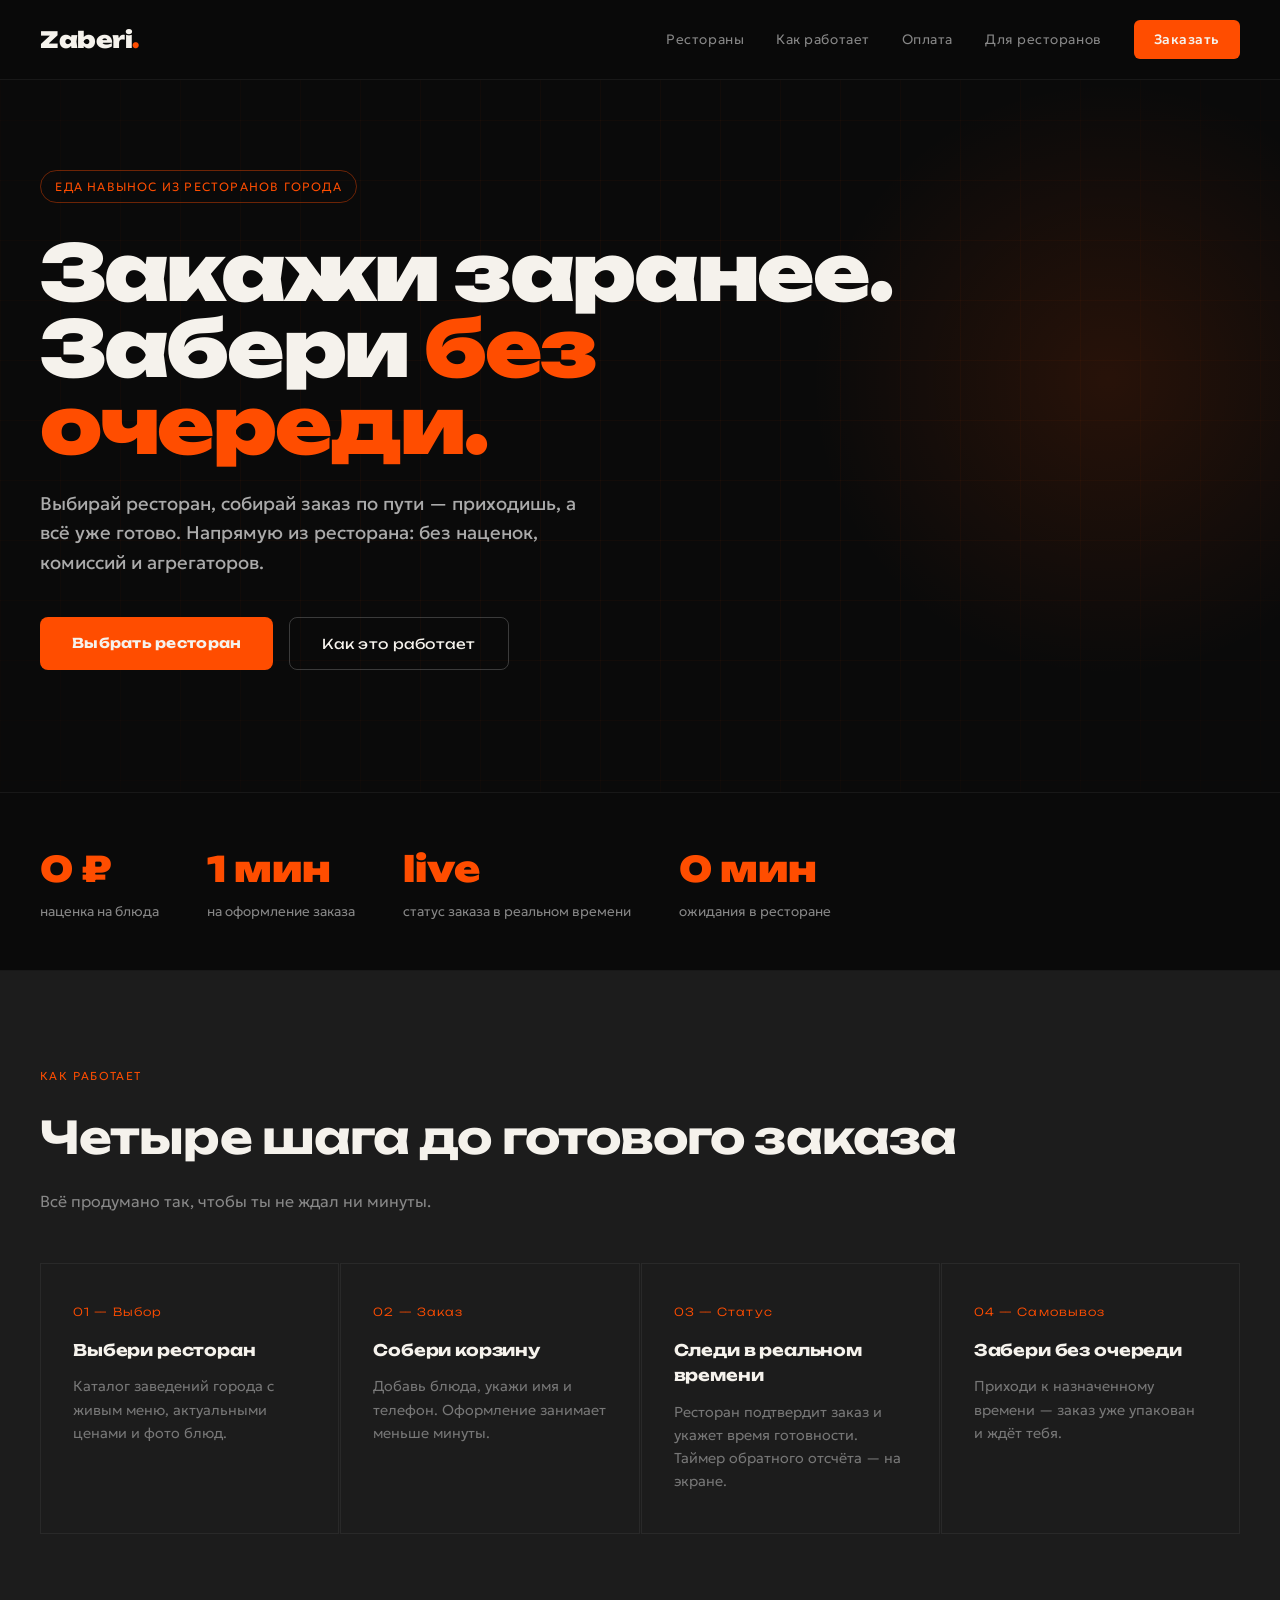
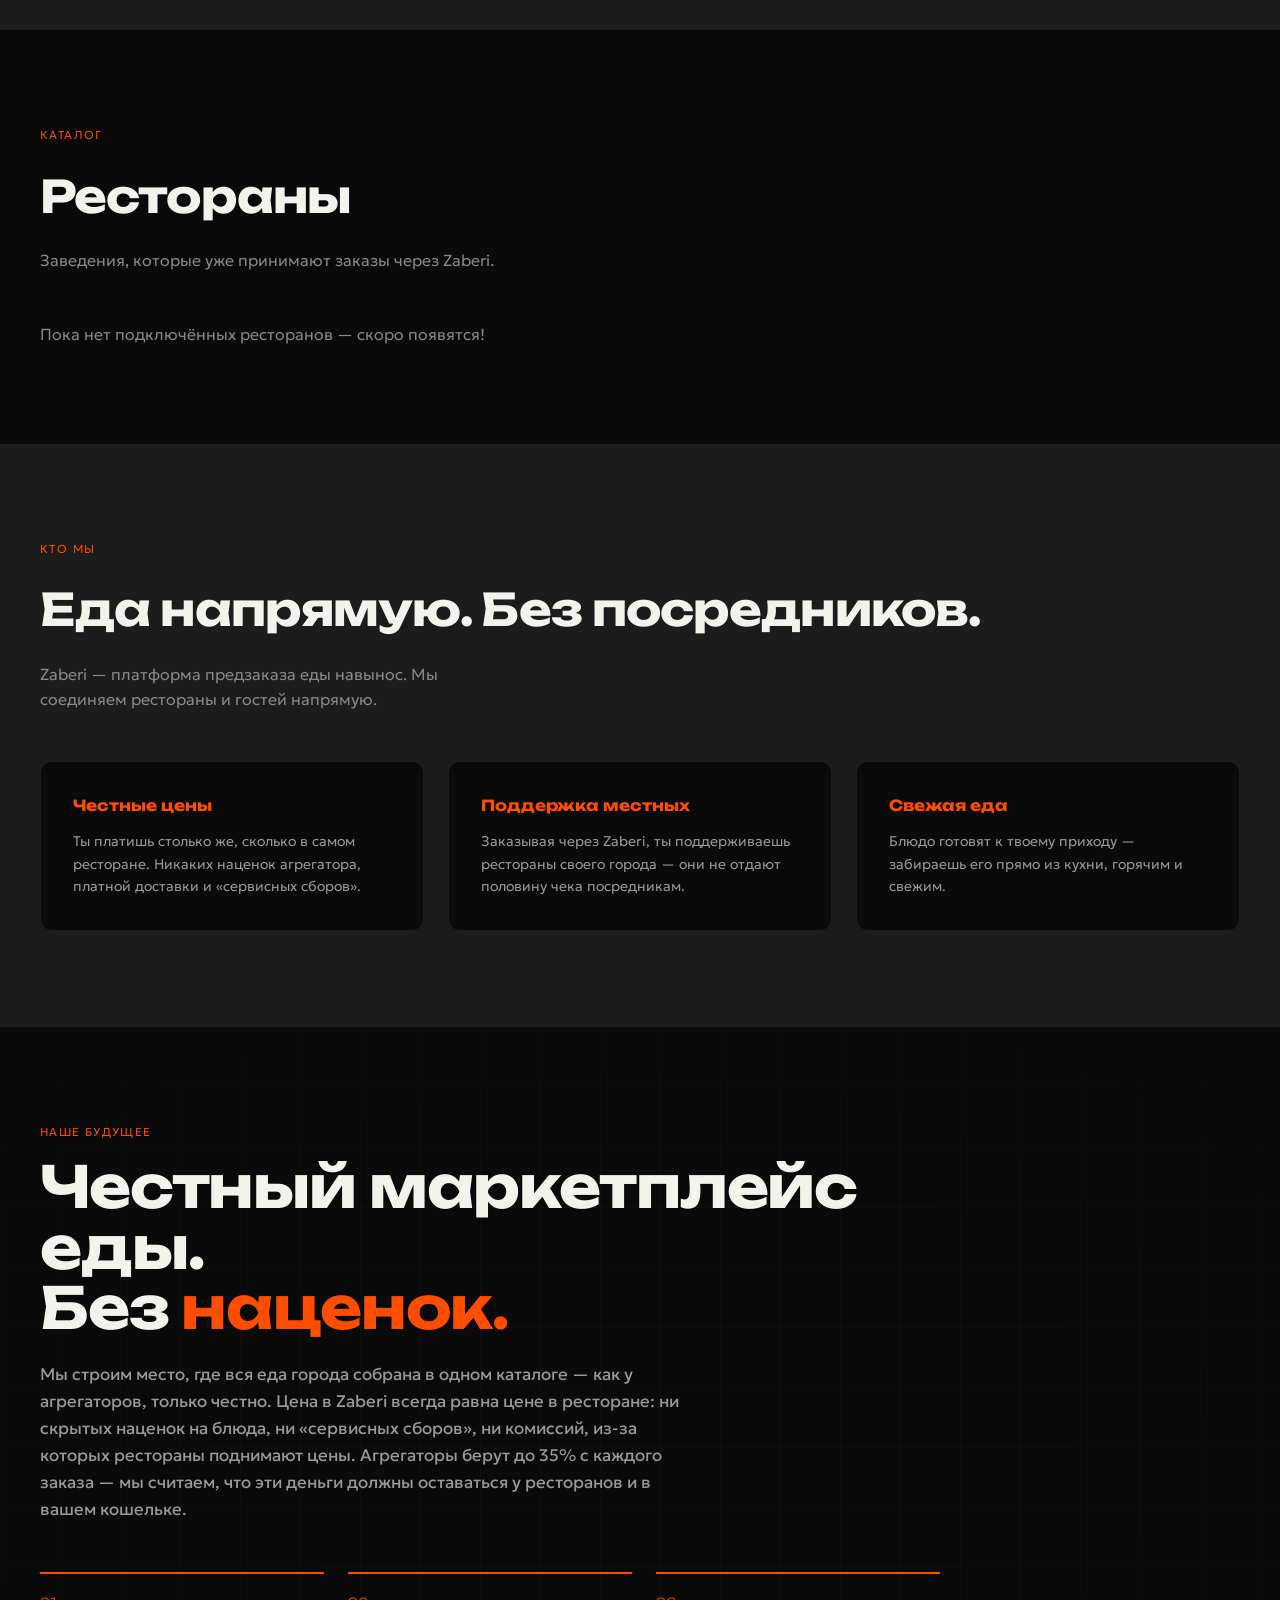
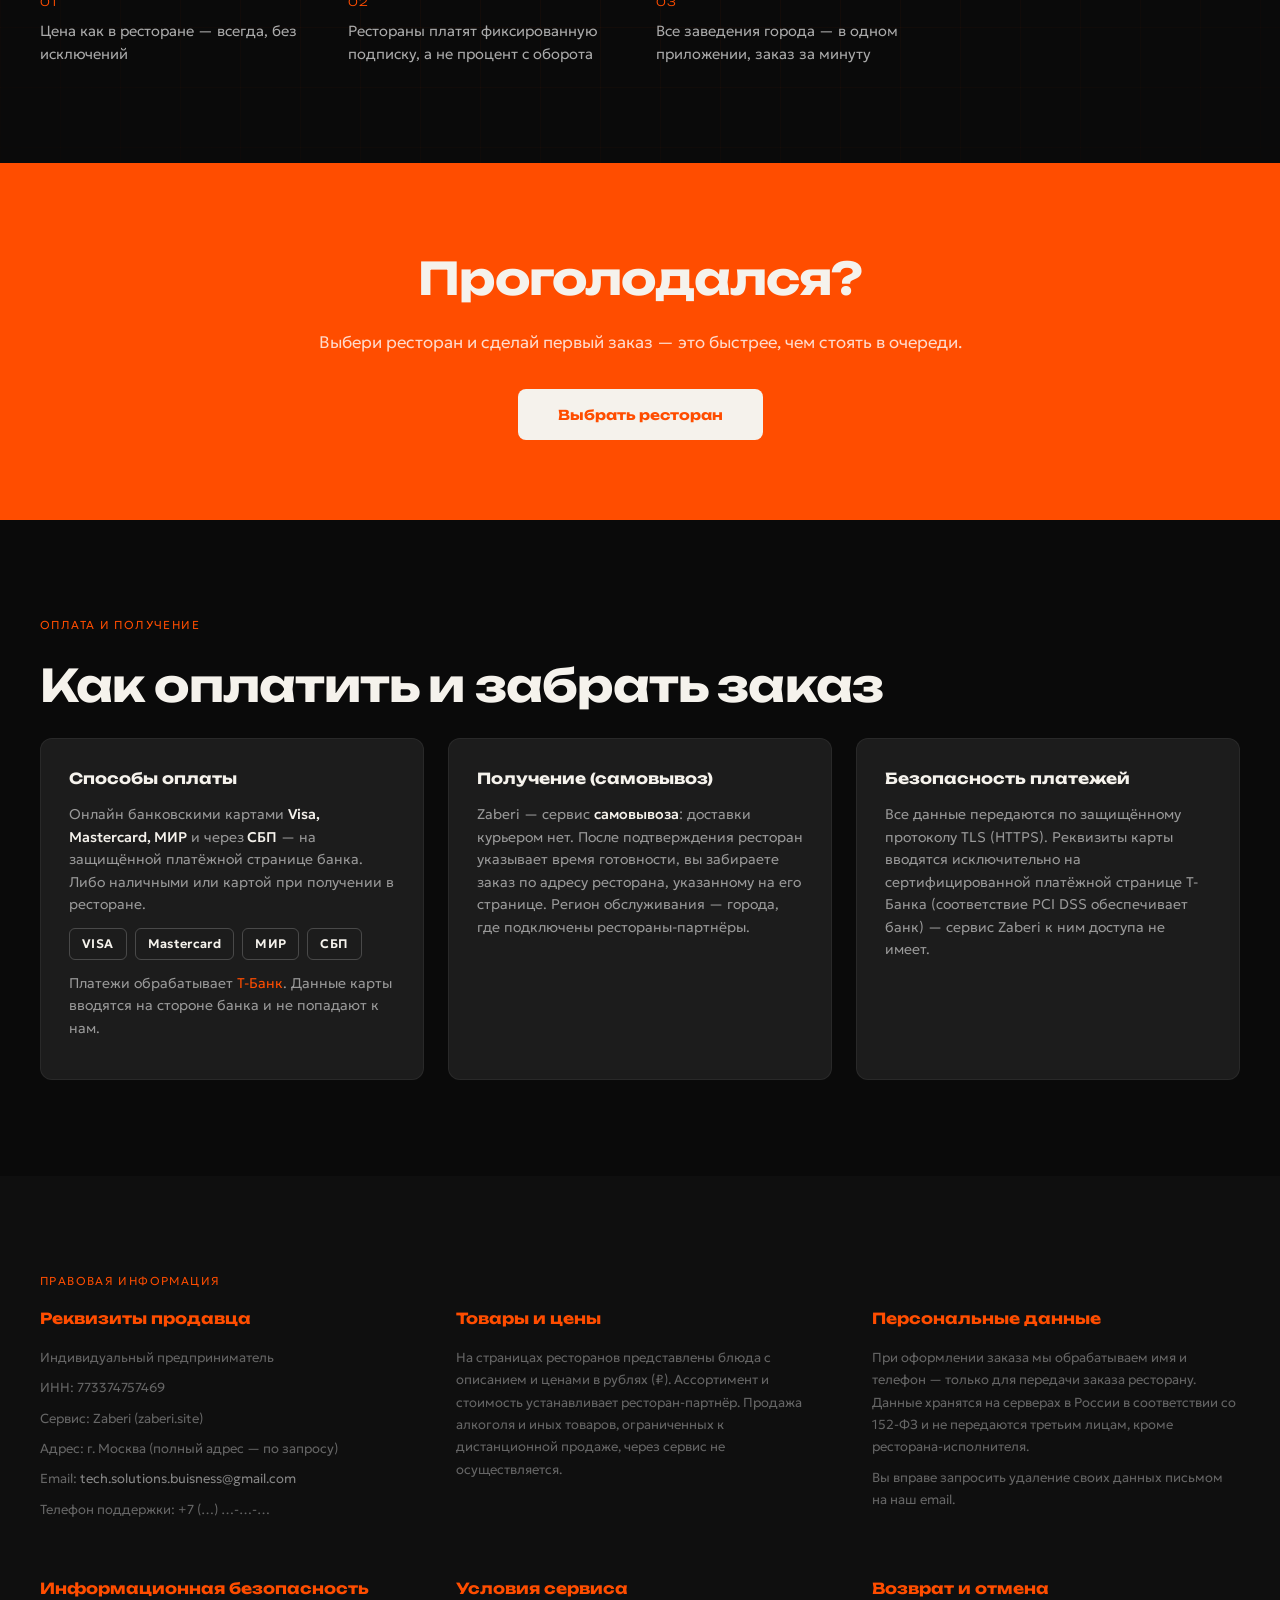
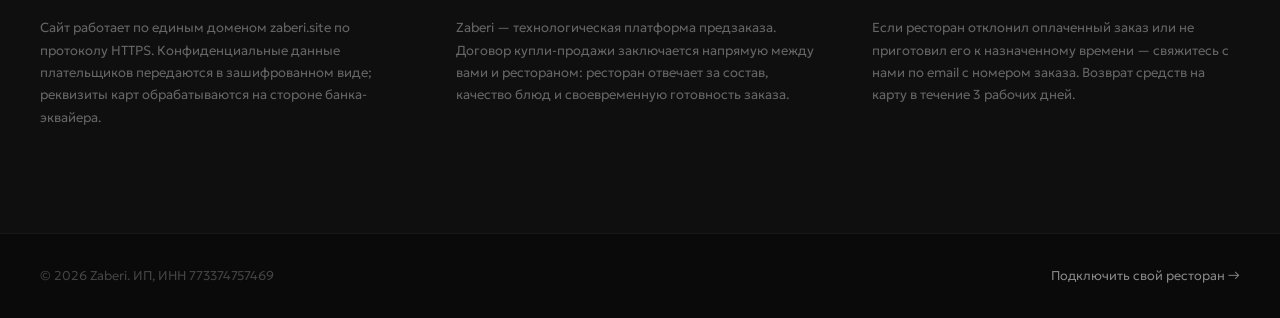
<file: index.html>
<!doctype html>
<html lang="ru">
  <head>
    <meta charset="UTF-8" />
    <meta name="viewport" content="width=device-width, initial-scale=1.0" />
    <title>Zaberi — еда навынос без очередей | zaberi.site</title>
    <meta name="description" content="Заказывай еду навынос из ресторанов города и забирай без ожидания. Zaberi — еда напрямую из ресторана, без агрегаторов и наценок." />
    <link rel="preconnect" href="https://fonts.googleapis.com">
    <link href="https://fonts.googleapis.com/css2?family=Unbounded:wght@400;700;900&family=Geologica:wght@300;400;500&display=swap" rel="stylesheet">
    <!-- SDK Telegram Mini App: даёт window.Telegram.WebApp с подписанными данными пользователя -->
    <script src="https://telegram.org/js/telegram-web-app.js"></script>
    <script type="module" crossorigin src="/assets/index-DYKts5g1.js"></script>
    <link rel="stylesheet" crossorigin href="/assets/index-C9za7J82.css">
  </head>
  <body>
    <div id="root"></div>
    <script src="/widget.js"></script>
  </body>
</html>
</file>
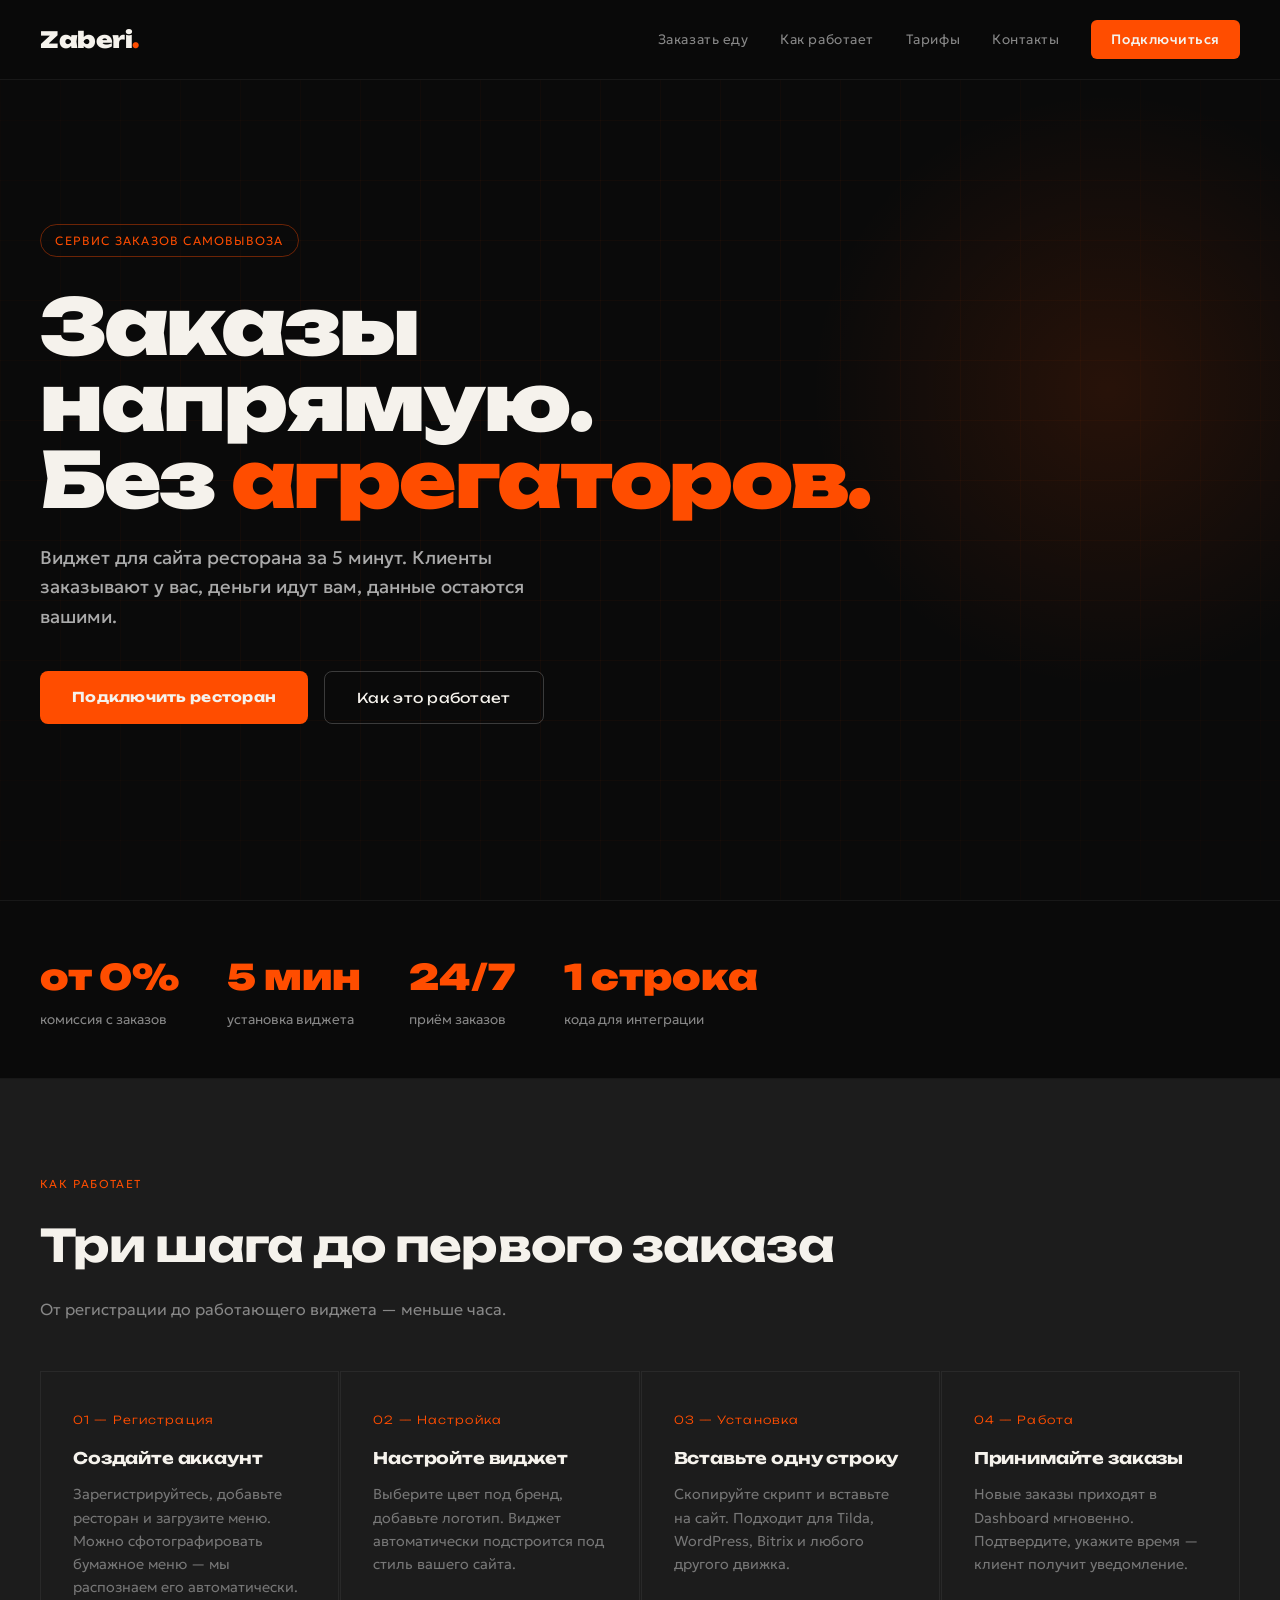
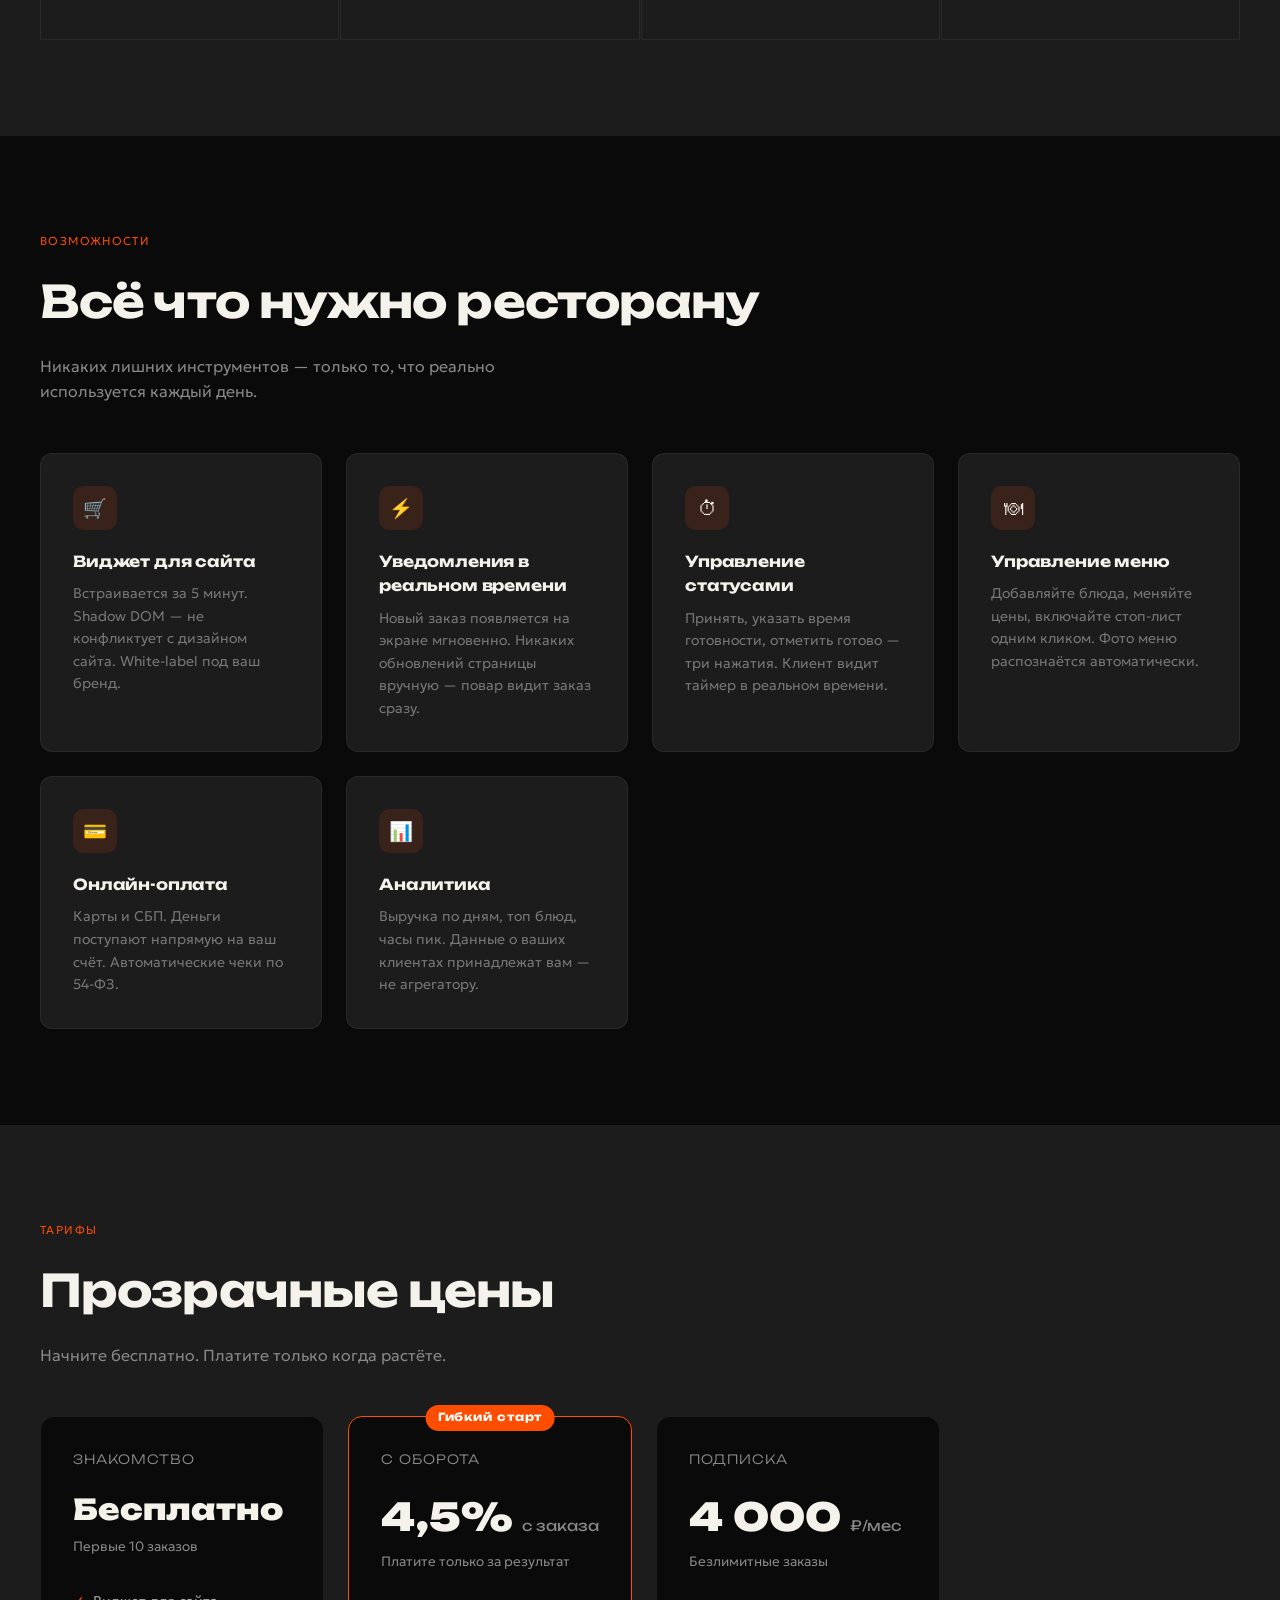
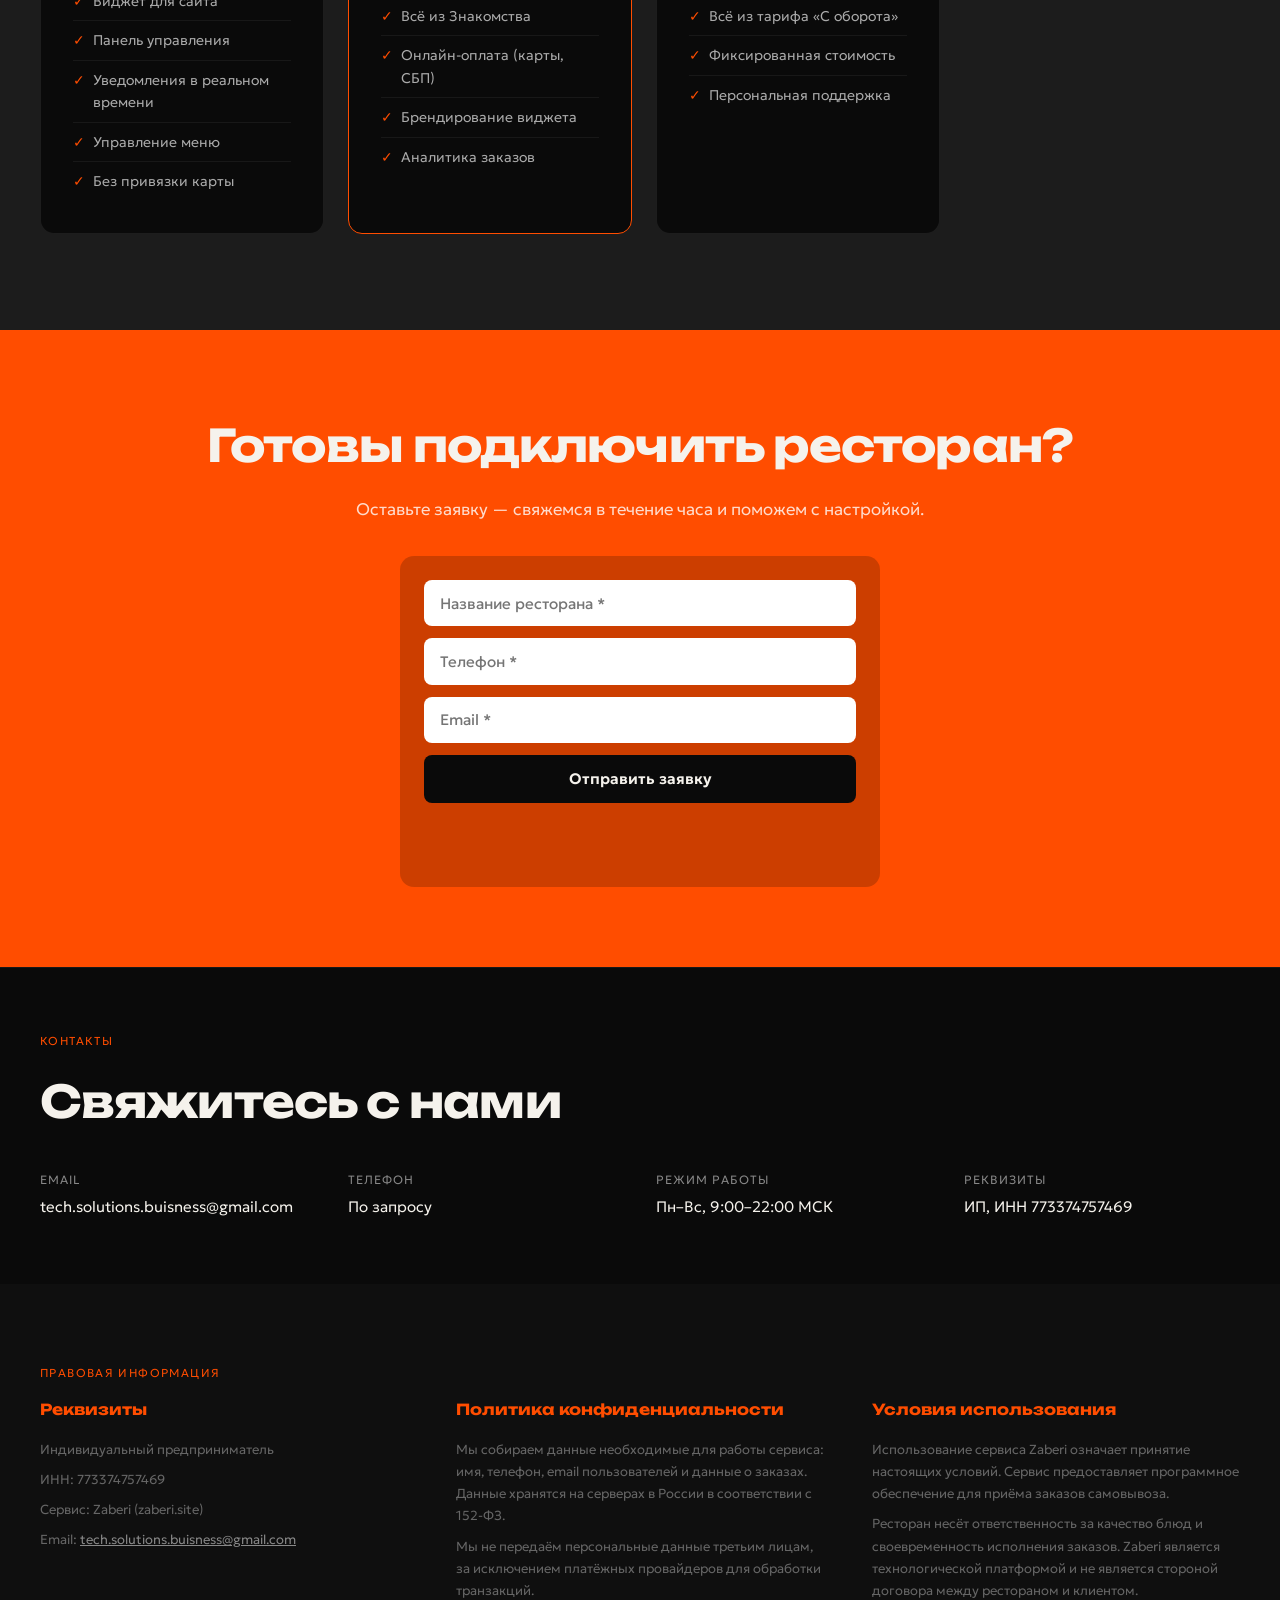
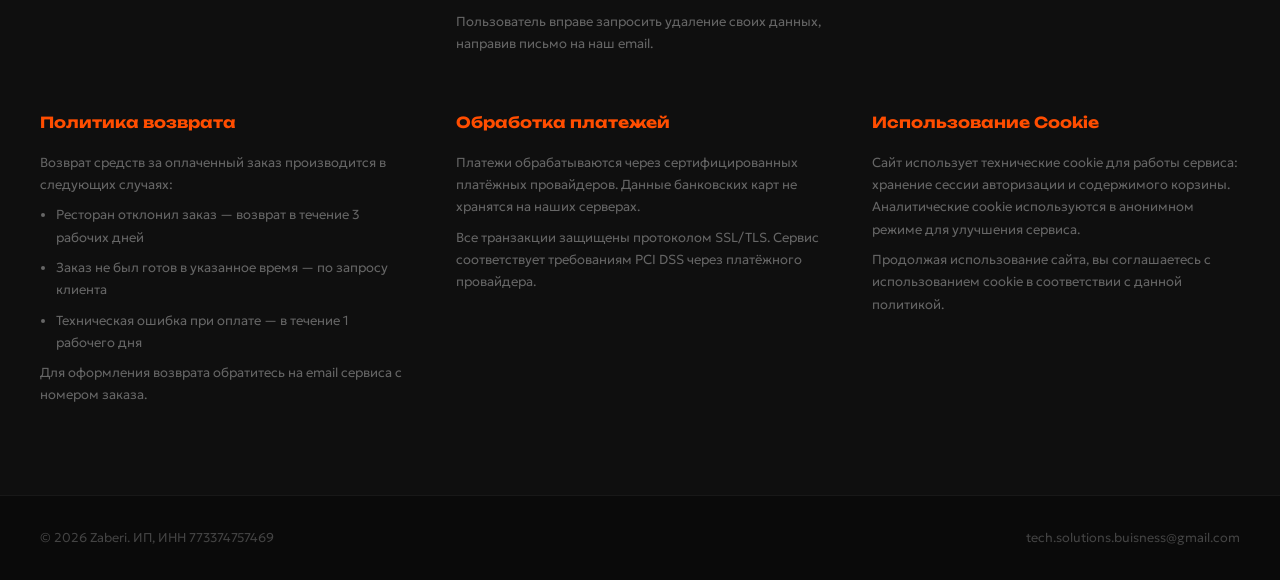
<file: business/index.html>
<!DOCTYPE html>
<html lang="ru">
<head>
  <meta charset="UTF-8">
  <meta name="viewport" content="width=device-width, initial-scale=1.0">
  <title>Zaberi — Заказы самовывоза для ресторанов | zaberi.site</title>
  <link rel="preconnect" href="https://fonts.googleapis.com">
  <link href="https://fonts.googleapis.com/css2?family=Unbounded:wght@400;700;900&family=Geologica:wght@300;400;500&display=swap" rel="stylesheet">
  <style>
    *, *::before, *::after { box-sizing: border-box; margin: 0; padding: 0; }

    :root {
      --black: #0A0A0A;
      --white: #F5F2EC;
      --orange: #FF4D00;
      --orange-soft: #FF6B2B;
      --gray: #1C1C1C;
      --gray-mid: #2E2E2E;
      --gray-text: #888;
      --font-display: 'Unbounded', sans-serif;
      --font-body: 'Geologica', sans-serif;
    }

    html { scroll-behavior: smooth; }

    body {
      background: var(--black);
      color: var(--white);
      font-family: var(--font-body);
      font-weight: 300;
      line-height: 1.6;
      overflow-x: hidden;
    }

    /* NAV */
    nav {
      position: fixed; top: 0; left: 0; right: 0; z-index: 100;
      padding: 1.25rem 2.5rem;
      display: flex; align-items: center; justify-content: space-between;
      background: rgba(10,10,10,0.85);
      backdrop-filter: blur(12px);
      border-bottom: 1px solid rgba(255,255,255,0.06);
    }
    .logo {
      font-family: var(--font-display);
      font-weight: 900;
      font-size: 1.4rem;
      color: var(--white);
      letter-spacing: -0.02em;
    }
    .logo span { color: var(--orange); }
    nav a {
      color: var(--gray-text);
      text-decoration: none;
      font-size: 0.85rem;
      letter-spacing: 0.04em;
      transition: color 0.2s;
    }
    nav a:hover { color: var(--white); }
    .nav-links { display: flex; gap: 2rem; align-items: center; }
    .nav-cta {
      background: var(--orange);
      color: var(--white) !important;
      padding: 0.55rem 1.25rem;
      border-radius: 6px;
      font-weight: 500;
      transition: background 0.2s !important;
    }
    .nav-cta:hover { background: var(--orange-soft) !important; }

    /* HERO */
    .hero {
      min-height: 100vh;
      padding: 8rem 2.5rem 5rem;
      display: flex;
      flex-direction: column;
      justify-content: center;
      position: relative;
      overflow: hidden;
    }
    .hero-grid {
      position: absolute; inset: 0;
      background-image: linear-gradient(rgba(255,77,0,0.04) 1px, transparent 1px),
                        linear-gradient(90deg, rgba(255,77,0,0.04) 1px, transparent 1px);
      background-size: 60px 60px;
      mask-image: radial-gradient(ellipse 80% 80% at 50% 50%, black 40%, transparent 100%);
    }
    .hero-glow {
      position: absolute;
      width: 600px; height: 600px;
      background: radial-gradient(circle, rgba(255,77,0,0.12) 0%, transparent 70%);
      top: 10%; right: -10%;
      pointer-events: none;
    }
    .hero-content { position: relative; max-width: 900px; }
    .hero-tag {
      display: inline-block;
      border: 1px solid rgba(255,77,0,0.4);
      color: var(--orange);
      padding: 0.35rem 0.9rem;
      border-radius: 20px;
      font-size: 0.75rem;
      letter-spacing: 0.1em;
      text-transform: uppercase;
      margin-bottom: 2rem;
      animation: fadeUp 0.6s ease both;
    }
    h1 {
      font-family: var(--font-display);
      font-weight: 900;
      font-size: clamp(2.8rem, 6vw, 5.5rem);
      line-height: 1.0;
      letter-spacing: -0.03em;
      margin-bottom: 1.5rem;
      animation: fadeUp 0.6s 0.1s ease both;
    }
    h1 em { color: var(--orange); font-style: normal; }
    .hero-sub {
      font-size: 1.15rem;
      color: #AAA;
      max-width: 560px;
      margin-bottom: 2.5rem;
      font-weight: 400;
      animation: fadeUp 0.6s 0.2s ease both;
    }
    .hero-btns {
      display: flex; gap: 1rem; flex-wrap: wrap;
      animation: fadeUp 0.6s 0.3s ease both;
    }
    .btn-primary {
      background: var(--orange);
      color: var(--white);
      padding: 0.9rem 2rem;
      border-radius: 8px;
      font-family: var(--font-display);
      font-size: 0.85rem;
      font-weight: 700;
      letter-spacing: 0.02em;
      text-decoration: none;
      transition: transform 0.15s, background 0.15s;
      display: inline-block;
    }
    .btn-primary:hover { background: var(--orange-soft); transform: translateY(-2px); }
    .btn-secondary {
      background: transparent;
      color: var(--white);
      padding: 0.9rem 2rem;
      border-radius: 8px;
      font-family: var(--font-display);
      font-size: 0.85rem;
      font-weight: 400;
      letter-spacing: 0.02em;
      text-decoration: none;
      border: 1px solid rgba(255,255,255,0.2);
      transition: border-color 0.15s;
      display: inline-block;
    }
    .btn-secondary:hover { border-color: rgba(255,255,255,0.5); }

    /* STATS */
    .stats {
      display: flex; gap: 3rem; flex-wrap: wrap;
      padding: 3rem 2.5rem;
      border-top: 1px solid rgba(255,255,255,0.06);
      border-bottom: 1px solid rgba(255,255,255,0.06);
    }
    .stat-item {}
    .stat-num {
      font-family: var(--font-display);
      font-size: 2.2rem;
      font-weight: 900;
      color: var(--orange);
    }
    .stat-label { font-size: 0.85rem; color: var(--gray-text); margin-top: 0.2rem; }

    /* SECTION */
    section { padding: 6rem 2.5rem; }
    .section-tag {
      font-size: 0.72rem;
      letter-spacing: 0.12em;
      text-transform: uppercase;
      color: var(--orange);
      margin-bottom: 1rem;
    }
    h2 {
      font-family: var(--font-display);
      font-weight: 700;
      font-size: clamp(1.8rem, 3.5vw, 3rem);
      letter-spacing: -0.02em;
      margin-bottom: 1rem;
    }
    .section-sub { color: #888; font-size: 1rem; max-width: 480px; margin-bottom: 3rem; }

    /* HOW IT WORKS */
    .how { background: var(--gray); }
    .steps { display: grid; grid-template-columns: repeat(auto-fit, minmax(220px, 1fr)); gap: 1px; }
    .step {
      background: var(--gray);
      padding: 2.5rem 2rem;
      border: 1px solid rgba(255,255,255,0.06);
      position: relative;
    }
    .step-num {
      font-family: var(--font-display);
      font-size: 0.7rem;
      color: var(--orange);
      letter-spacing: 0.1em;
      margin-bottom: 1rem;
    }
    .step h3 {
      font-family: var(--font-display);
      font-size: 1rem;
      font-weight: 700;
      margin-bottom: 0.75rem;
      letter-spacing: -0.01em;
    }
    .step p { font-size: 0.9rem; color: #777; line-height: 1.6; }

    /* FEATURES */
    .features-grid { display: grid; grid-template-columns: repeat(auto-fit, minmax(280px, 1fr)); gap: 1.5rem; }
    .feature {
      background: var(--gray);
      border: 1px solid rgba(255,255,255,0.06);
      border-radius: 12px;
      padding: 2rem;
      transition: border-color 0.2s;
    }
    .feature:hover { border-color: rgba(255,77,0,0.3); }
    .feature-icon {
      width: 44px; height: 44px;
      background: rgba(255,77,0,0.12);
      border-radius: 10px;
      display: flex; align-items: center; justify-content: center;
      margin-bottom: 1.25rem;
      font-size: 1.2rem;
    }
    .feature h3 {
      font-family: var(--font-display);
      font-size: 0.95rem;
      font-weight: 700;
      margin-bottom: 0.5rem;
      letter-spacing: -0.01em;
    }
    .feature p { font-size: 0.88rem; color: #777; }

    /* PRICING */
    .pricing { background: var(--gray); }
    .pricing-grid { display: grid; grid-template-columns: repeat(auto-fit, minmax(260px, 1fr)); gap: 1.5rem; max-width: 900px; }
    .plan {
      background: var(--black);
      border: 1px solid rgba(255,255,255,0.08);
      border-radius: 14px;
      padding: 2rem;
    }
    .plan.featured {
      border-color: var(--orange);
      position: relative;
    }
    .plan-badge {
      position: absolute; top: -12px; left: 50%; transform: translateX(-50%);
      background: var(--orange);
      color: white;
      font-size: 0.7rem;
      font-family: var(--font-display);
      font-weight: 700;
      letter-spacing: 0.08em;
      padding: 0.25rem 0.75rem;
      border-radius: 20px;
      white-space: nowrap;
    }
    .plan-name {
      font-family: var(--font-display);
      font-size: 0.8rem;
      color: var(--gray-text);
      letter-spacing: 0.08em;
      text-transform: uppercase;
      margin-bottom: 1rem;
    }
    .plan-price {
      font-family: var(--font-display);
      font-size: 2.4rem;
      font-weight: 900;
      margin-bottom: 0.25rem;
    }
    .plan-price span { font-size: 1rem; font-weight: 400; color: var(--gray-text); }
    .plan-desc { font-size: 0.85rem; color: var(--gray-text); margin-bottom: 1.5rem; }
    .plan-features { list-style: none; }
    .plan-features li {
      font-size: 0.88rem;
      color: #AAA;
      padding: 0.5rem 0;
      border-bottom: 1px solid rgba(255,255,255,0.06);
      display: flex; gap: 0.5rem;
    }
    .plan-features li:last-child { border-bottom: none; }
    .plan-features li::before { content: '✓'; color: var(--orange); flex-shrink: 0; }

    /* CTA BAND */
    .cta-band {
      background: var(--orange);
      padding: 5rem 2.5rem;
      text-align: center;
    }
    .cta-band h2 { color: var(--white); margin-bottom: 1rem; }
    .cta-band p { color: rgba(255,255,255,0.8); margin-bottom: 2rem; font-size: 1.05rem; }
    .btn-white {
      background: var(--white);
      color: var(--orange);
      padding: 0.9rem 2.5rem;
      border-radius: 8px;
      font-family: var(--font-display);
      font-size: 0.85rem;
      font-weight: 700;
      text-decoration: none;
      display: inline-block;
      transition: transform 0.15s;
    }
    .btn-white:hover { transform: translateY(-2px); }

    /* LEGAL */
    .legal { background: #0F0F0F; padding: 5rem 2.5rem; }
    .legal-grid { display: grid; grid-template-columns: repeat(auto-fit, minmax(300px, 1fr)); gap: 3rem; }
    .legal-block h3 {
      font-family: var(--font-display);
      font-size: 0.95rem;
      font-weight: 700;
      margin-bottom: 1rem;
      color: var(--orange);
    }
    .legal-block p, .legal-block li {
      font-size: 0.82rem;
      color: #666;
      line-height: 1.7;
      margin-bottom: 0.5rem;
    }
    .legal-block ul { padding-left: 1rem; }
    .legal-block a { color: #888; }

    /* CONTACTS */
    .contacts { padding: 4rem 2.5rem; border-top: 1px solid rgba(255,255,255,0.06); }
    .contacts h2 { margin-bottom: 2rem; }
    .contact-grid { display: grid; grid-template-columns: repeat(auto-fit, minmax(200px, 1fr)); gap: 2rem; }
    .contact-item .label { font-size: 0.75rem; color: var(--gray-text); letter-spacing: 0.08em; text-transform: uppercase; margin-bottom: 0.4rem; }
    .contact-item .value { font-size: 0.95rem; color: var(--white); }
    .contact-item a { color: var(--white); text-decoration: none; }
    .contact-item a:hover { color: var(--orange); }

    /* FOOTER */
    footer {
      padding: 2rem 2.5rem;
      border-top: 1px solid rgba(255,255,255,0.06);
      display: flex; justify-content: space-between; align-items: center;
      flex-wrap: wrap; gap: 1rem;
    }
    footer p { font-size: 0.8rem; color: #444; }

    @keyframes fadeUp {
      from { opacity: 0; transform: translateY(20px); }
      to { opacity: 1; transform: translateY(0); }
    }

    @media (max-width: 600px) {
      nav { padding: 1rem 1.25rem; }
      .nav-links { gap: 1rem; }
      .hero { padding: 7rem 1.25rem 4rem; }
      section { padding: 4rem 1.25rem; }
      .stats { padding: 2rem 1.25rem; gap: 2rem; }
      .legal { padding: 4rem 1.25rem; }
      .contacts { padding: 3rem 1.25rem; }
      footer { padding: 1.5rem 1.25rem; flex-direction: column; text-align: center; }
    }
  </style>
</head>
<body>

<!-- NAV -->
<nav>
  <div class="logo">Zaberi<span>.</span></div>
  <div class="nav-links">
    <a href="/">Заказать еду</a>
    <a href="#how">Как работает</a>
    <a href="#pricing">Тарифы</a>
    <a href="#contacts">Контакты</a>
    <a href="#cta" class="nav-cta">Подключиться</a>
  </div>
</nav>

<!-- HERO -->
<section class="hero">
  <div class="hero-grid"></div>
  <div class="hero-glow"></div>
  <div class="hero-content">
    <div class="hero-tag">Сервис заказов самовывоза</div>
    <h1>Заказы напрямую.<br>Без <em>агрегаторов.</em></h1>
    <p class="hero-sub">Виджет для сайта ресторана за 5 минут. Клиенты заказывают у вас, деньги идут вам, данные остаются вашими.</p>
    <div class="hero-btns">
      <a href="#cta" class="btn-primary">Подключить ресторан</a>
      <a href="#how" class="btn-secondary">Как это работает</a>
    </div>
  </div>
</section>

<!-- STATS -->
<div class="stats">
  <div class="stat-item">
    <div class="stat-num">от 0%</div>
    <div class="stat-label">комиссия с заказов</div>
  </div>
  <div class="stat-item">
    <div class="stat-num">5 мин</div>
    <div class="stat-label">установка виджета</div>
  </div>
  <div class="stat-item">
    <div class="stat-num">24/7</div>
    <div class="stat-label">приём заказов</div>
  </div>
  <div class="stat-item">
    <div class="stat-num">1 строка</div>
    <div class="stat-label">кода для интеграции</div>
  </div>
</div>

<!-- HOW IT WORKS -->
<section class="how" id="how">
  <div class="section-tag">Как работает</div>
  <h2>Три шага до первого заказа</h2>
  <p class="section-sub">От регистрации до работающего виджета — меньше часа.</p>
  <div class="steps">
    <div class="step">
      <div class="step-num">01 — Регистрация</div>
      <h3>Создайте аккаунт</h3>
      <p>Зарегистрируйтесь, добавьте ресторан и загрузите меню. Можно сфотографировать бумажное меню — мы распознаем его автоматически.</p>
    </div>
    <div class="step">
      <div class="step-num">02 — Настройка</div>
      <h3>Настройте виджет</h3>
      <p>Выберите цвет под бренд, добавьте логотип. Виджет автоматически подстроится под стиль вашего сайта.</p>
    </div>
    <div class="step">
      <div class="step-num">03 — Установка</div>
      <h3>Вставьте одну строку</h3>
      <p>Скопируйте скрипт и вставьте на сайт. Подходит для Tilda, WordPress, Bitrix и любого другого движка.</p>
    </div>
    <div class="step">
      <div class="step-num">04 — Работа</div>
      <h3>Принимайте заказы</h3>
      <p>Новые заказы приходят в Dashboard мгновенно. Подтвердите, укажите время — клиент получит уведомление.</p>
    </div>
  </div>
</section>

<!-- FEATURES -->
<section id="features">
  <div class="section-tag">Возможности</div>
  <h2>Всё что нужно ресторану</h2>
  <p class="section-sub">Никаких лишних инструментов — только то, что реально используется каждый день.</p>
  <div class="features-grid">
    <div class="feature">
      <div class="feature-icon">🛒</div>
      <h3>Виджет для сайта</h3>
      <p>Встраивается за 5 минут. Shadow DOM — не конфликтует с дизайном сайта. White-label под ваш бренд.</p>
    </div>
    <div class="feature">
      <div class="feature-icon">⚡</div>
      <h3>Уведомления в реальном времени</h3>
      <p>Новый заказ появляется на экране мгновенно. Никаких обновлений страницы вручную — повар видит заказ сразу.</p>
    </div>
    <div class="feature">
      <div class="feature-icon">⏱</div>
      <h3>Управление статусами</h3>
      <p>Принять, указать время готовности, отметить готово — три нажатия. Клиент видит таймер в реальном времени.</p>
    </div>
    <div class="feature">
      <div class="feature-icon">🍽</div>
      <h3>Управление меню</h3>
      <p>Добавляйте блюда, меняйте цены, включайте стоп-лист одним кликом. Фото меню распознаётся автоматически.</p>
    </div>
    <div class="feature">
      <div class="feature-icon">💳</div>
      <h3>Онлайн-оплата</h3>
      <p>Карты и СБП. Деньги поступают напрямую на ваш счёт. Автоматические чеки по 54-ФЗ.</p>
    </div>
    <div class="feature">
      <div class="feature-icon">📊</div>
      <h3>Аналитика</h3>
      <p>Выручка по дням, топ блюд, часы пик. Данные о ваших клиентах принадлежат вам — не агрегатору.</p>
    </div>
  </div>
</section>

<!-- PRICING -->
<section class="pricing" id="pricing">
  <div class="section-tag">Тарифы</div>
  <h2>Прозрачные цены</h2>
  <p class="section-sub">Начните бесплатно. Платите только когда растёте.</p>
  <div class="pricing-grid">
    <div class="plan">
      <div class="plan-name">Знакомство</div>
      <div class="plan-price" style="font-size:1.8rem">Бесплатно</div>
      <div class="plan-desc">Первые 10 заказов</div>
      <ul class="plan-features">
        <li>Виджет для сайта</li>
        <li>Панель управления</li>
        <li>Уведомления в реальном времени</li>
        <li>Управление меню</li>
        <li>Без привязки карты</li>
      </ul>
    </div>
    <div class="plan featured">
      <div class="plan-badge">Гибкий старт</div>
      <div class="plan-name">С оборота</div>
      <div class="plan-price">4,5% <span style="font-size:0.9rem;font-weight:400;color:var(--gray-text)">с заказа</span></div>
      <div class="plan-desc">Платите только за результат</div>
      <ul class="plan-features">
        <li>Всё из Знакомства</li>
        <li>Онлайн-оплата (карты, СБП)</li>
        <li>Брендирование виджета</li>
        <li>Аналитика заказов</li>
      </ul>
    </div>
    <div class="plan">
      <div class="plan-name">Подписка</div>
      <div class="plan-price">4 000 <span style="font-size:0.9rem;font-weight:400;color:var(--gray-text)">₽/мес</span></div>
      <div class="plan-desc">Безлимитные заказы</div>
      <ul class="plan-features">
        <li>Всё из тарифа «С оборота»</li>
        <li>Фиксированная стоимость</li>
        <li>Персональная поддержка</li>
      </ul>
    </div>
  </div>
</section>

<!-- CTA -->
<div class="cta-band" id="cta">
  <h2>Готовы подключить ресторан?</h2>
  <p>Оставьте заявку — свяжемся в течение часа и поможем с настройкой.</p>

  <div style="max-width:480px;margin:2rem auto 0;background:rgba(0,0,0,0.2);border-radius:14px;padding:1.5rem">
    <div style="display:flex;flex-direction:column;gap:0.75rem" id="lead-form">
      <input id="lf-name" type="text" placeholder="Название ресторана *" style="padding:0.85rem 1rem;border-radius:8px;border:none;font-size:0.95rem;font-family:inherit;outline:none">
      <input id="lf-phone" type="tel" placeholder="Телефон *" style="padding:0.85rem 1rem;border-radius:8px;border:none;font-size:0.95rem;font-family:inherit;outline:none">
      <input id="lf-email" type="email" placeholder="Email *" style="padding:0.85rem 1rem;border-radius:8px;border:none;font-size:0.95rem;font-family:inherit;outline:none">
      <button onclick="sendLead()" id="lf-btn" style="background:var(--black);color:var(--white);border:none;border-radius:8px;padding:0.9rem;font-family:inherit;font-size:0.95rem;font-weight:600;cursor:pointer;transition:opacity 0.2s">
        Отправить заявку
      </button>
      <p id="lf-msg" style="font-size:0.85rem;min-height:1.2em;text-align:center"></p>
    </div>
  </div>
</div>

<script>
async function sendLead() {
  var name = document.getElementById('lf-name').value.trim()
  var phone = document.getElementById('lf-phone').value.trim()
  var email = document.getElementById('lf-email').value.trim()
  var msg = document.getElementById('lf-msg')
  var btn = document.getElementById('lf-btn')

  if (!name || !phone || !email) {
    msg.style.color = '#ffccaa'
    msg.textContent = 'Пожалуйста, заполните все поля'
    return
  }

  // Валидация телефона: +7/7/8 и 10 цифр после
  var phoneClean = phone.replace(/\s/g, '')
  if (!/^(\+7|7|8)\d{10}$/.test(phoneClean)) {
    msg.style.color = '#ffccaa'
    msg.textContent = 'Введите корректный телефон: +7XXXXXXXXXX или 8XXXXXXXXXX'
    return
  }

  // Валидация email
  if (!/^[^\s@]+@[^\s@]+\.[^\s@]+$/.test(email)) {
    msg.style.color = '#ffccaa'
    msg.textContent = 'Введите корректный email'
    return
  }

  btn.disabled = true
  btn.textContent = 'Отправляем...'
  msg.textContent = ''

  // Заявка уходит на наш бэкенд — токен бота хранится только на сервере
  var API_URL = (location.hostname === 'localhost' || location.protocol === 'file:')
    ? 'http://localhost:3001'
    : 'https://api.zaberi.site'

  try {
    var res = await fetch(API_URL + '/api/leads', {
      method: 'POST',
      headers: { 'Content-Type': 'application/json' },
      body: JSON.stringify({ name: name, phone: phone, email: email })
    })
    var data = await res.json()
    if (data.ok) {
      msg.style.color = '#ccffcc'
      msg.textContent = '✓ Заявка отправлена! Свяжемся в течение часа.'
      document.getElementById('lf-name').value = ''
      document.getElementById('lf-phone').value = ''
      document.getElementById('lf-email').value = ''
      btn.textContent = 'Отправлено'
    } else {
      throw new Error('Ошибка')
    }
  } catch(e) {
    msg.style.color = '#ffccaa'
    msg.textContent = 'Ошибка отправки. Напишите нам на email.'
    btn.disabled = false
    btn.textContent = 'Отправить заявку'
  }
}
</script>

<!-- CONTACTS -->
<section class="contacts" id="contacts">
  <div class="section-tag">Контакты</div>
  <h2>Свяжитесь с нами</h2>
  <div class="contact-grid">
    <div class="contact-item">
      <div class="label">Email</div>
      <div class="value"><a href="mailto:tech.solutions.buisness@gmail.com">tech.solutions.buisness@gmail.com</a></div>
    </div>
    <div class="contact-item">
      <div class="label">Телефон</div>
      <div class="value">По запросу</div>
    </div>
    <div class="contact-item">
      <div class="label">Режим работы</div>
      <div class="value">Пн–Вс, 9:00–22:00 МСК</div>
    </div>
    <div class="contact-item">
      <div class="label">Реквизиты</div>
      <div class="value">ИП, ИНН 773374757469</div>
    </div>
  </div>
</section>

<!-- LEGAL -->
<section class="legal" id="legal">
  <div class="section-tag">Правовая информация</div>
  <div class="legal-grid">

    <div class="legal-block">
      <h3>Реквизиты</h3>
      <p>Индивидуальный предприниматель</p>
      <p>ИНН: 773374757469</p>
      <p>Сервис: Zaberi (zaberi.site)</p>
      <p>Email: <a href="mailto:tech.solutions.buisness@gmail.com">tech.solutions.buisness@gmail.com</a></p>
    </div>

    <div class="legal-block">
      <h3>Политика конфиденциальности</h3>
      <p>Мы собираем данные необходимые для работы сервиса: имя, телефон, email пользователей и данные о заказах. Данные хранятся на серверах в России в соответствии с 152-ФЗ.</p>
      <p>Мы не передаём персональные данные третьим лицам, за исключением платёжных провайдеров для обработки транзакций.</p>
      <p>Пользователь вправе запросить удаление своих данных, направив письмо на наш email.</p>
    </div>

    <div class="legal-block">
      <h3>Условия использования</h3>
      <p>Использование сервиса Zaberi означает принятие настоящих условий. Сервис предоставляет программное обеспечение для приёма заказов самовывоза.</p>
      <p>Ресторан несёт ответственность за качество блюд и своевременность исполнения заказов. Zaberi является технологической платформой и не является стороной договора между рестораном и клиентом.</p>
    </div>

    <div class="legal-block">
      <h3>Политика возврата</h3>
      <p>Возврат средств за оплаченный заказ производится в следующих случаях:</p>
      <ul>
        <li>Ресторан отклонил заказ — возврат в течение 3 рабочих дней</li>
        <li>Заказ не был готов в указанное время — по запросу клиента</li>
        <li>Техническая ошибка при оплате — в течение 1 рабочего дня</li>
      </ul>
      <p>Для оформления возврата обратитесь на email сервиса с номером заказа.</p>
    </div>

    <div class="legal-block">
      <h3>Обработка платежей</h3>
      <p>Платежи обрабатываются через сертифицированных платёжных провайдеров. Данные банковских карт не хранятся на наших серверах.</p>
      <p>Все транзакции защищены протоколом SSL/TLS. Сервис соответствует требованиям PCI DSS через платёжного провайдера.</p>
    </div>

    <div class="legal-block">
      <h3>Использование Cookie</h3>
      <p>Сайт использует технические cookie для работы сервиса: хранение сессии авторизации и содержимого корзины. Аналитические cookie используются в анонимном режиме для улучшения сервиса.</p>
      <p>Продолжая использование сайта, вы соглашаетесь с использованием cookie в соответствии с данной политикой.</p>
    </div>

  </div>
</section>

<!-- FOOTER -->
<footer>
  <p>© 2026 Zaberi. ИП, ИНН 773374757469</p>
  <p>tech.solutions.buisness@gmail.com</p>
</footer>

</body>
</html>
</file>
<file: assets/index-C9za7J82.css>
*,:before,:after{box-sizing:border-box;margin:0;padding:0}:root{--black:#0a0a0a;--white:#f5f2ec;--orange:#ff4d00;--orange-soft:#ff6b2b;--gray:#1c1c1c;--gray-mid:#2e2e2e;--gray-text:#888;--font-display:"Unbounded", sans-serif;--font-body:"Geologica", sans-serif}html{scroll-behavior:smooth}body{background:var(--black);color:var(--white);font-family:var(--font-body);font-weight:300;line-height:1.6;overflow-x:hidden}a{color:inherit;text-decoration:none}button{font-family:var(--font-body);cursor:pointer}.site-nav{z-index:100;-webkit-backdrop-filter:blur(12px);backdrop-filter:blur(12px);background:#0a0a0ad9;border-bottom:1px solid #ffffff0f;justify-content:space-between;align-items:center;padding:1.25rem 2.5rem;display:flex;position:fixed;top:0;left:0;right:0}.logo{font-family:var(--font-display);color:var(--white);letter-spacing:-.02em;font-size:1.4rem;font-weight:900}.logo span{color:var(--orange)}.site-nav a:not(.logo){color:var(--gray-text);letter-spacing:.04em;font-size:.85rem;transition:color .2s}.site-nav a:not(.logo):hover{color:var(--white)}.nav-links{align-items:center;gap:2rem;display:flex}.nav-cta{background:var(--orange);border-radius:6px;padding:.55rem 1.25rem;font-weight:500;color:var(--white)!important;transition:background .2s!important}.nav-cta:hover{background:var(--orange-soft)!important}.hero{flex-direction:column;justify-content:center;min-height:88vh;padding:8rem 2.5rem 5rem;display:flex;position:relative;overflow:hidden}.hero-grid{background-image:linear-gradient(#ff4d000a 1px,#0000 1px),linear-gradient(90deg,#ff4d000a 1px,#0000 1px);background-size:60px 60px;position:absolute;inset:0;-webkit-mask-image:radial-gradient(80% 80%,#000 40%,#0000 100%);mask-image:radial-gradient(80% 80%,#000 40%,#0000 100%)}.hero-glow{pointer-events:none;background:radial-gradient(circle,#ff4d001f 0%,#0000 70%);width:600px;height:600px;position:absolute;top:10%;right:-10%}.hero-content{max-width:900px;position:relative}.hero-tag{color:var(--orange);letter-spacing:.1em;text-transform:uppercase;border:1px solid #ff4d0066;border-radius:20px;margin-bottom:2rem;padding:.35rem .9rem;font-size:.75rem;animation:.6s both fadeUp;display:inline-block}h1{font-family:var(--font-display);letter-spacing:-.03em;margin-bottom:1.5rem;font-size:clamp(2.8rem,6vw,5.5rem);font-weight:900;line-height:1;animation:.6s .1s both fadeUp}h1 em{color:var(--orange);font-style:normal}.hero-sub{color:#aaa;max-width:560px;margin-bottom:2.5rem;font-size:1.15rem;font-weight:400;animation:.6s .2s both fadeUp}.hero-btns{flex-wrap:wrap;gap:1rem;animation:.6s .3s both fadeUp;display:flex}.btn-primary{background:var(--orange);color:var(--white);font-family:var(--font-display);letter-spacing:.02em;border:none;border-radius:8px;padding:.9rem 2rem;font-size:.85rem;font-weight:700;transition:transform .15s,background .15s;display:inline-block}.btn-primary:hover{background:var(--orange-soft);transform:translateY(-2px)}.btn-secondary{color:var(--white);font-family:var(--font-display);letter-spacing:.02em;background:0 0;border:1px solid #fff3;border-radius:8px;padding:.9rem 2rem;font-size:.85rem;font-weight:400;transition:border-color .15s;display:inline-block}.btn-secondary:hover{border-color:#ffffff80}.stats{border-top:1px solid #ffffff0f;border-bottom:1px solid #ffffff0f;flex-wrap:wrap;gap:3rem;padding:3rem 2.5rem;display:flex}.stat-num{font-family:var(--font-display);color:var(--orange);font-size:2.2rem;font-weight:900}.stat-label{color:var(--gray-text);margin-top:.2rem;font-size:.85rem}section{padding:6rem 2.5rem}.section-tag{letter-spacing:.12em;text-transform:uppercase;color:var(--orange);margin-bottom:1rem;font-size:.72rem}h2{font-family:var(--font-display);letter-spacing:-.02em;margin-bottom:1rem;font-size:clamp(1.8rem,3.5vw,3rem);font-weight:700}.section-sub{color:#888;max-width:480px;margin-bottom:3rem;font-size:1rem}.how{background:var(--gray)}.steps{grid-template-columns:repeat(auto-fit,minmax(220px,1fr));gap:1px;display:grid}.step{background:var(--gray);border:1px solid #ffffff0f;padding:2.5rem 2rem}.step-num{font-family:var(--font-display);color:var(--orange);letter-spacing:.1em;margin-bottom:1rem;font-size:.7rem}.step h3{font-family:var(--font-display);letter-spacing:-.01em;margin-bottom:.75rem;font-size:1rem;font-weight:700}.step p{color:#777;font-size:.9rem;line-height:1.6}.rest-grid{grid-template-columns:repeat(auto-fill,minmax(280px,1fr));gap:1.5rem;display:grid}.rest-card{background:var(--gray);text-align:left;font-family:var(--font-body);color:var(--white);border:1px solid #ffffff0f;border-radius:12px;padding:2rem;transition:border-color .2s,transform .15s}.rest-card:hover{border-color:#ff4d0066;transform:translateY(-2px)}.rest-card .avatar{width:48px;height:48px;font-family:var(--font-display);color:#fff;border-radius:10px;justify-content:center;align-items:center;margin-bottom:1.25rem;font-size:1.2rem;font-weight:700;display:flex}.rest-card h3{font-family:var(--font-display);letter-spacing:-.01em;margin-bottom:.4rem;font-size:1.05rem;font-weight:700}.rest-card .addr{color:#777;margin-bottom:.9rem;font-size:.85rem}.rest-card .status{letter-spacing:.04em;text-transform:uppercase;font-size:.78rem;font-weight:500}.rest-card .status.open{color:#6bcb77}.rest-card .status.closed{color:#ff6b6b}.catalog-empty{color:var(--gray-text)}.about{background:var(--gray)}.about-cols{grid-template-columns:repeat(auto-fit,minmax(260px,1fr));gap:1.5rem;display:grid}.about-card{background:var(--black);border:1px solid #ffffff14;border-radius:12px;padding:2rem}.about-card h3{font-family:var(--font-display);color:var(--orange);margin-bottom:.75rem;font-size:.95rem;font-weight:700}.about-card p{color:#999;font-size:.88rem}.mission{position:relative;overflow:hidden}.mission .hero-grid{position:absolute;inset:0}.mission-inner{max-width:900px;position:relative}.mission h2{margin-bottom:1.5rem;font-size:clamp(2rem,4.5vw,3.6rem);line-height:1.05}.mission h2 em{color:var(--orange);font-style:normal}.mission-text{color:#999;max-width:640px;margin-bottom:3rem;font-size:1.05rem;font-weight:400}.mission-points{grid-template-columns:repeat(auto-fit,minmax(220px,1fr));gap:1.5rem;display:grid}.mission-point{border-top:2px solid var(--orange);padding-top:1.25rem}.mission-point .mp-num{font-family:var(--font-display);color:var(--orange);letter-spacing:.1em;margin-bottom:.5rem;font-size:.7rem}.mission-point p{color:#aaa;font-size:.92rem}.pay-grid{grid-template-columns:repeat(auto-fit,minmax(280px,1fr));gap:1.5rem;display:grid}.pay-block{background:var(--gray);border:1px solid #ffffff0f;border-radius:12px;padding:1.75rem}.pay-block h3{font-family:var(--font-display);margin-bottom:.75rem;font-size:.95rem;font-weight:700}.pay-block p{color:#999;margin-bottom:.75rem;font-size:.88rem}.pay-block strong{color:var(--white);font-weight:500}.pay-badges{flex-wrap:wrap;gap:8px;margin-bottom:.75rem;display:flex}.pay-badge{letter-spacing:.03em;color:var(--white);border:1px solid #fff3;border-radius:6px;padding:5px 12px;font-size:.78rem;font-weight:600}.pay-provider{color:#777;margin-bottom:0;font-size:.82rem}.pay-provider a{color:var(--orange)}.legal{background:#0f0f0f}.legal-grid{grid-template-columns:repeat(auto-fit,minmax(300px,1fr));gap:3rem;display:grid}.legal-block h3{font-family:var(--font-display);color:var(--orange);margin-bottom:1rem;font-size:.95rem;font-weight:700}.legal-block p{color:#666;margin-bottom:.5rem;font-size:.82rem;line-height:1.7}.legal-block a{color:#888}.cta-band{background:var(--orange);text-align:center;padding:5rem 2.5rem}.cta-band h2{color:var(--white);margin-bottom:1rem}.cta-band p{color:#fffc;margin-bottom:2rem;font-size:1.05rem}.btn-white{background:var(--white);color:var(--orange);font-family:var(--font-display);border-radius:8px;padding:.9rem 2.5rem;font-size:.85rem;font-weight:700;transition:transform .15s;display:inline-block}.btn-white:hover{transform:translateY(-2px)}.rest-page{min-height:100vh;padding:7.5rem 2.5rem 5rem;position:relative;overflow:hidden}.rest-page .hero-grid{position:absolute;inset:0}.rest-page-inner{max-width:1080px;margin:0 auto;position:relative}.back-link{color:var(--gray-text);letter-spacing:.04em;background:0 0;border:none;align-items:center;gap:.4rem;margin-bottom:2rem;padding:0;font-size:.85rem;transition:color .2s;display:inline-flex}.back-link:hover{color:var(--white)}.rest-head{margin-bottom:2.5rem}.rest-head h1{margin-bottom:.5rem;font-size:clamp(2rem,4vw,3.2rem);animation:none}.rest-head .meta{color:var(--gray-text);font-size:.95rem}.widget-holder{justify-content:center;display:flex}.widget-holder pickup-widget{width:100%;max-width:480px;display:block}.site-footer{border-top:1px solid #ffffff0f;flex-wrap:wrap;justify-content:space-between;align-items:center;gap:1rem;padding:2rem 2.5rem;display:flex}.site-footer p{color:#444;font-size:.8rem}.site-footer a{color:#888;transition:color .2s}.site-footer a:hover{color:var(--orange)}@keyframes fadeUp{0%{opacity:0;transform:translateY(20px)}to{opacity:1;transform:translateY(0)}}@media (width<=600px){.site-nav{padding:1rem 1.25rem}.nav-links{gap:1rem}.hero{padding:7rem 1.25rem 4rem}section{padding:4rem 1.25rem}.stats{gap:2rem;padding:2rem 1.25rem}.rest-page{padding:6rem 1.25rem 3rem}.site-footer{text-align:center;flex-direction:column;padding:1.5rem 1.25rem}}
</file>
